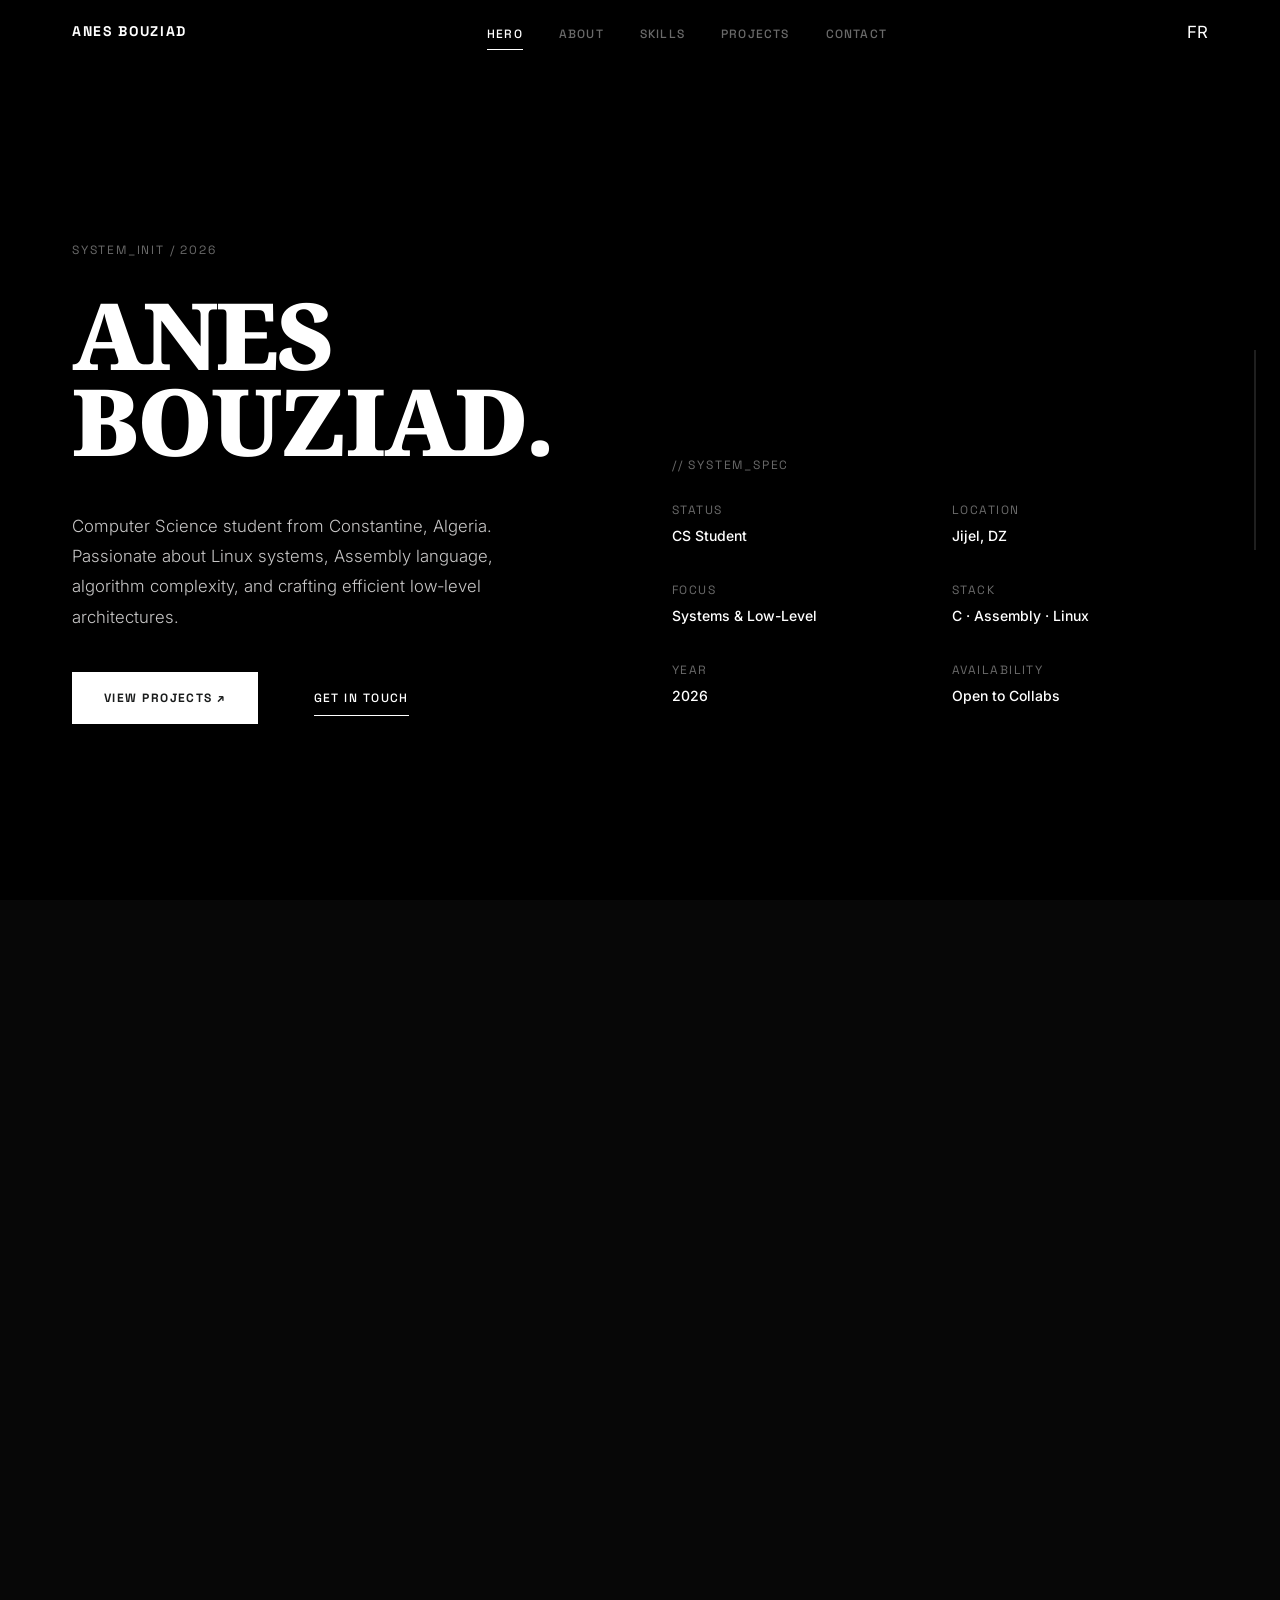
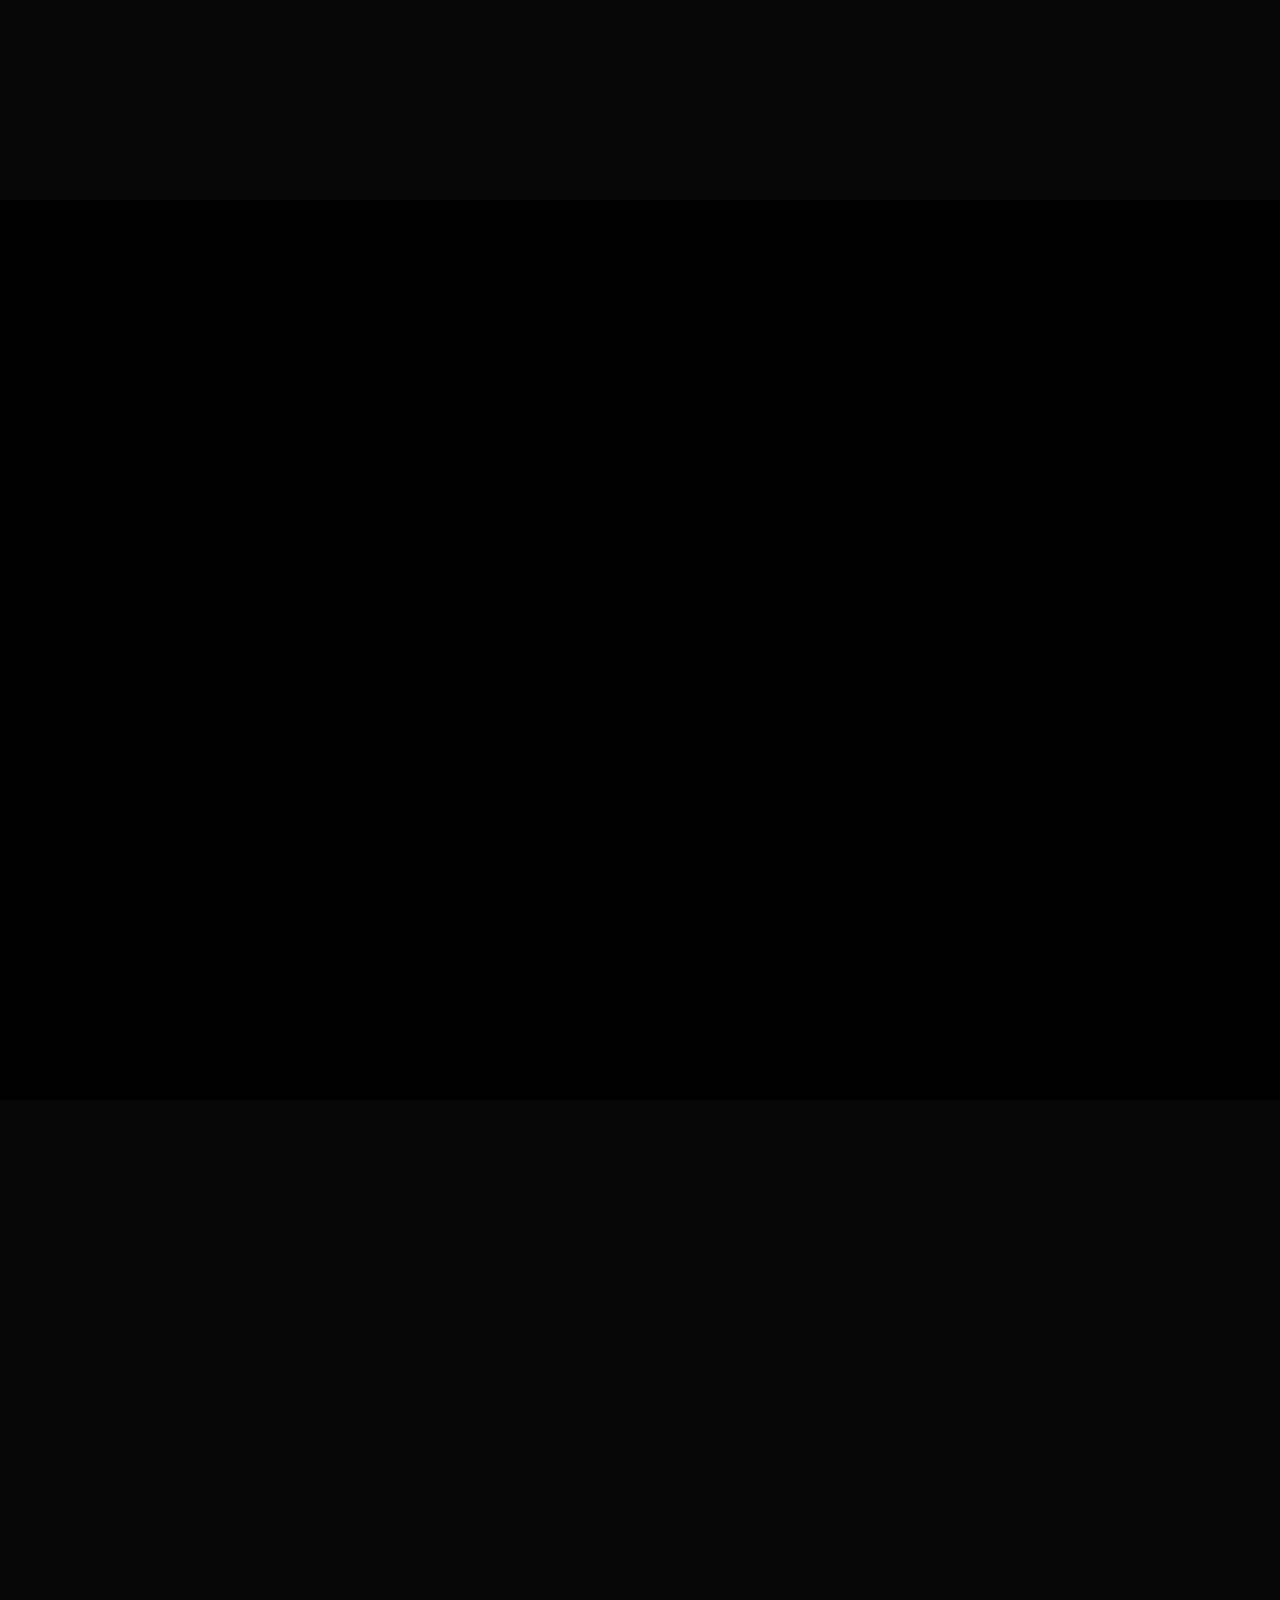
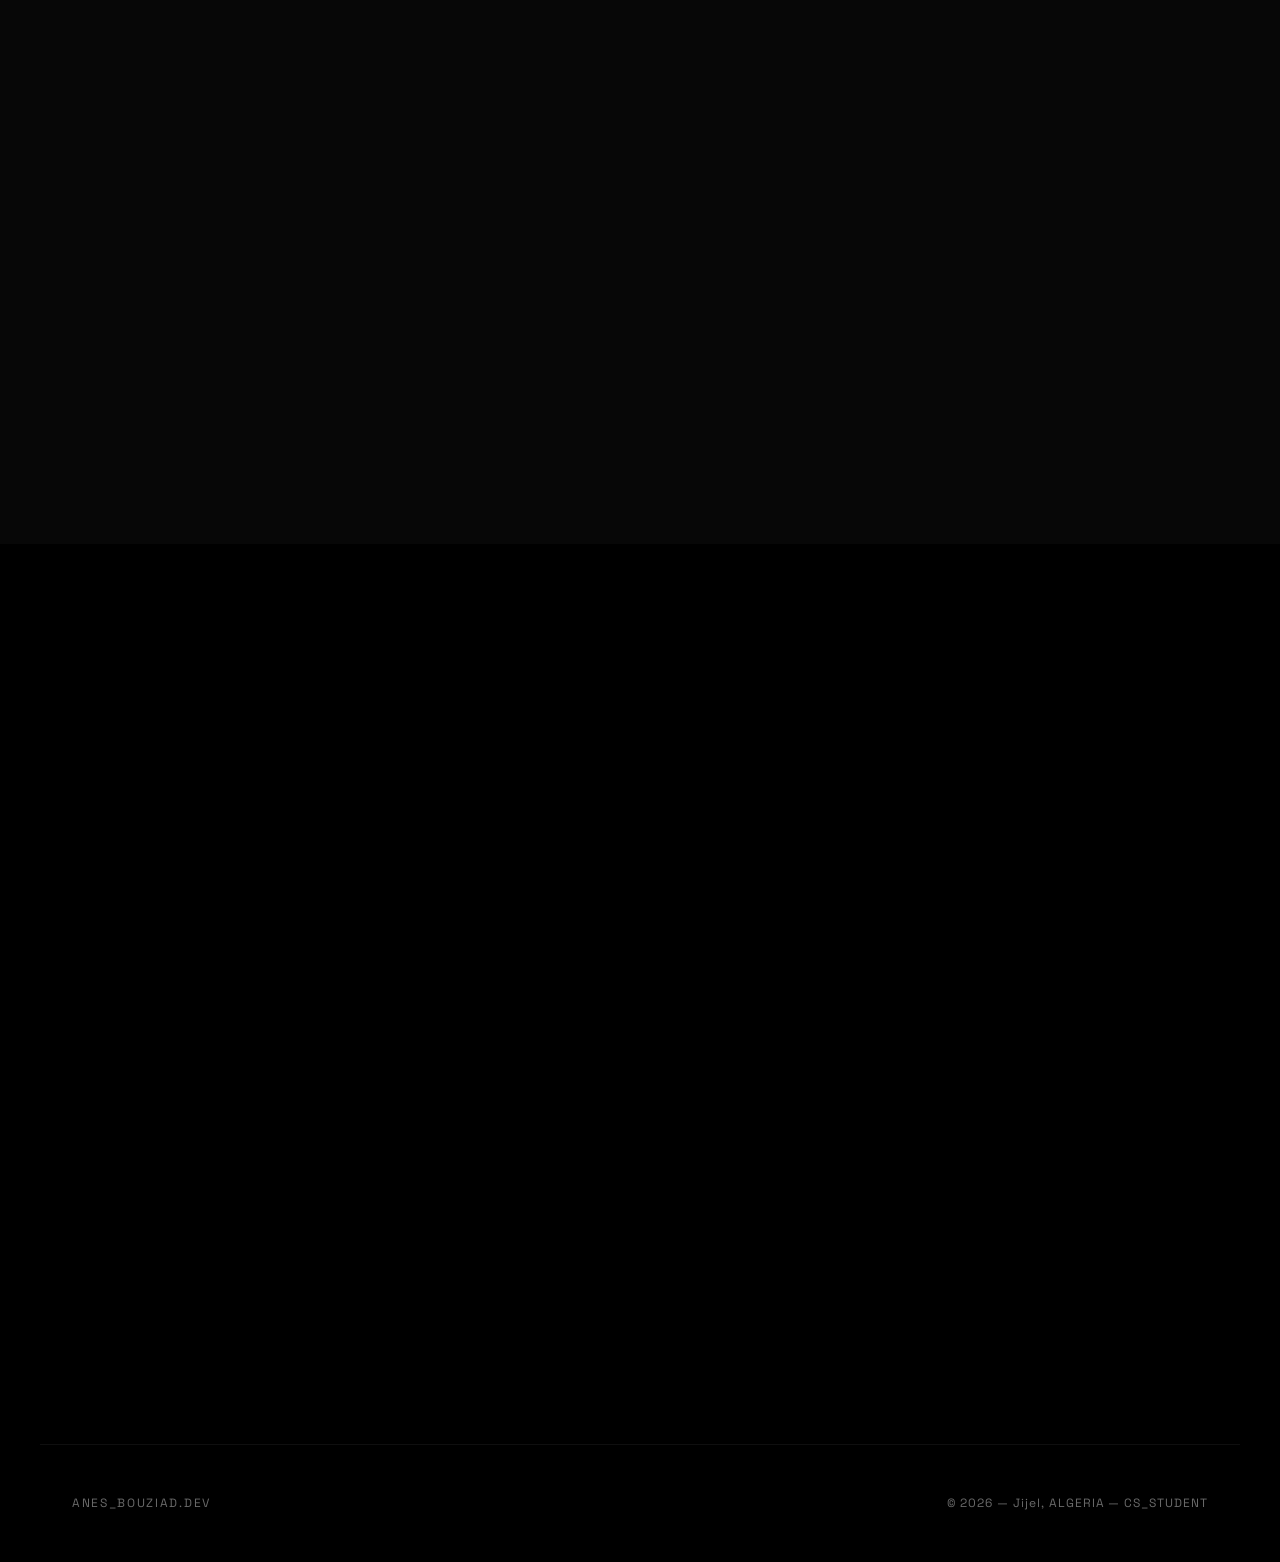
<file: index.html>
<!DOCTYPE html>
<html lang="en" data-theme="dark">
<head>
  <meta charset="UTF-8" />
  <meta name="viewport" content="width=device-width, initial-scale=1.0" />
  <title>Anes Bouziad — CS Student & Developer</title>

  <!-- Fonts: Noto Serif (display) + Space Grotesk (technical) + Inter (body) -->
  <link rel="preconnect" href="https://fonts.googleapis.com">
  <link rel="preconnect" href="https://fonts.gstatic.com" crossorigin>
  <link href="https://fonts.googleapis.com/css2?family=Noto+Serif:ital,wght@0,400;0,700;0,900;1,400&family=Space+Grotesk:wght@300;400;500;700&family=Inter:wght@300;400;500;600&display=swap" rel="stylesheet">
  <link rel="stylesheet" href="style.css">
</head>
<body>

  <!-- ============ NAVBAR ============ -->
  <nav class="nav" role="navigation" aria-label="Main navigation">
    <div class="nav__inner">

      <!-- Logo -->
      <a href="#home" class="nav__logo" aria-label="Go to top">ANES BOUZIAD</a>

      
      <!-- Desktop links -->
      <ul class="nav__links" role="list">
        <li><a href="#home" class="nav__link active" data-section="home" data-i18n="nav_home">Hero</a></li>
        <li><a href="#about" class="nav__link" data-section="about" data-i18n="nav_about">About</a></li>
        <li><a href="#skills" class="nav__link" data-section="skills" data-i18n="nav_skills">Skills</a></li>
        <li><a href="#projects" class="nav__link" data-section="projects" data-i18n="nav_projects">Projects</a></li>
        <li><a href="#contact" class="nav__link" data-section="contact" data-i18n="nav_contact">Contact</a></li>
        
      </ul>
      <button id="lang-toggle" class="nav__lang" type="button" aria-label="Switch language">FR</button>

      <!-- Hamburger -->
      <button class="nav__hamburger" aria-label="Toggle menu" id="hamburger">
        <span></span><span></span><span></span>
      </button>
    </div>
  </nav>

  <!-- Mobile overlay -->
  <div class="nav__overlay" id="mobileOverlay" aria-hidden="true">
  <a href="#home" class="nav__overlay-link" onclick="closeMenu()" data-i18n="nav_home">Home</a>
  <a href="#about" class="nav__overlay-link" onclick="closeMenu()" data-i18n="nav_about">About</a>
  <a href="#skills" class="nav__overlay-link" onclick="closeMenu()" data-i18n="nav_skills">Skills</a>
  <a href="#projects" class="nav__overlay-link" onclick="closeMenu()" data-i18n="nav_projects">Projects</a>
  <a href="#contact" class="nav__overlay-link" onclick="closeMenu()" data-i18n="nav_contact">Contact</a>
</div>

  <!-- Progress bar -->
  <div class="nav__progress" aria-hidden="true">
    <div class="nav__progress-fill" id="progressFill"></div>
  </div>

  <!-- ============ HERO ============ -->
  <section class="section" id="home" aria-label="Hero">
    <div class="container">
      <div class="hero__inner">

        <div class="hero__left fade-up">
          <p class="hero__sys" data-i18n="hero_sys">SYSTEM_INIT / 2026</p>
          <h1 class="hero__title" data-i18n="hero_title_html">ANES<br>BOUZIAD.</h1>
          <p class="hero__sub" data-i18n="hero_sub">
            Computer Science student from Constantine, Algeria. Passionate about
            Linux systems, Assembly language, algorithm complexity, and crafting
            efficient low-level architectures.
          </p>
          <div class="hero__cta">
            <a href="#projects" class="btn-primary" data-i18n="hero_projects">View Projects ↗</a>
            <a href="#contact" class="btn-ghost" data-i18n="hero_contact">Get In Touch</a>
          </div>
        </div>

        <div class="hero__right fade-up" style="transition-delay:180ms">
          <p class="hero__right-label" data-i18n="hero_spec">// SYSTEM_SPEC</p>
          <div class="hero__spec-grid">
            <div class="hero__spec-item">
              <p class="hero__spec-key" data-i18n="spec_status_key">STATUS</p>
              <p class="hero__spec-val" data-i18n="spec_status_val">CS Student</p>
            </div>
            <div class="hero__spec-item">
              <p class="hero__spec-key" data-i18n="spec_location_key">LOCATION</p>
              <p class="hero__spec-val" data-i18n="spec_location_val">Constantine, DZ</p>
            </div>
            <div class="hero__spec-item">
              <p class="hero__spec-key" data-i18n="spec_focus_key">FOCUS</p>
              <p class="hero__spec-val" data-i18n="spec_focus_val">Systems & Low-Level</p>
            </div>
            <div class="hero__spec-item">
              <p class="hero__spec-key" data-i18n="spec_stack_key">STACK</p>
              <p class="hero__spec-val" data-i18n="spec_stack_val">C · Assembly · Linux</p>
            </div>
            <div class="hero__spec-item">
              <p class="hero__spec-key" data-i18n="spec_year_key">YEAR</p>
              <p class="hero__spec-val" data-i18n="spec_year_val">2026</p>
            </div>
            <div class="hero__spec-item">
              <p class="hero__spec-key" data-i18n="spec_availability_key">AVAILABILITY</p>
              <p class="hero__spec-val" data-i18n="spec_availability_val">Open to Collabs</p>
            </div>
          </div>
        </div>

      </div>
    </div>
  </section>

  <!-- ============ ABOUT ============ -->
  <section class="section" id="about" aria-label="About">
    <div class="container">
      <p class="label fade-up" data-i18n="about_label">01 — ARCHITECT_PROFILE</p>
      <div class="about__grid">

        <div class="about__left fade-up" style="transition-delay:120ms">
          <h2 class="about__headline" data-i18n="about_headline_html">THE ENGINEER<br>BEHIND THE<br>STACK.</h2>
          <div class="about__stats">
            <div>
              <p class="about__stat-num">3+</p>
              <p class="about__stat-lbl" data-i18n="about_stat_1">Years Coding</p>
            </div>
            <div>
              <p class="about__stat-num">20+</p>
              <p class="about__stat-lbl" data-i18n="about_stat_2">Projects Built</p>
            </div>
            <div>
              <p class="about__stat-num">5+</p>
              <p class="about__stat-lbl" data-i18n="about_stat_3">Tech Stack</p>
            </div>
          </div>
        </div>

        <div class="about__right fade-up" style="transition-delay:240ms">
          <p class="about__body" data-i18n="about_body_1">
            I am a Computer Science student dedicated to building robust, efficient,
            and precise software systems. My approach favors structural clarity and
            technical rigor over fleeting trends — every line of code is a deliberate
            architectural decision.
          </p>
          <p class="about__body" data-i18n="about_body_2">
            From low-level Assembly routines and Linux kernel internals to algorithm
            complexity analysis and system optimization, I build software that performs
            under pressure and scales with intent.
          </p>

          <div class="about__fact-row">
            <div>
              <p class="about__fact-key" data-i18n="fact_uni_key">UNIVERSITY</p>
              <p class="about__fact-val" data-i18n="fact_uni_val_html">Computer Science,<br>Jijel , Algeria</p>
            </div>
            <div>
              <p class="about__fact-key" data-i18n="fact_interest_key">CORE INTERESTS</p>
              <p class="about__fact-val" data-i18n="fact_interest_val">Linux · Assembly · Algorithms · Hardware · System Optimization</p>
            </div>
            <div>
              <p class="about__fact-key" data-i18n="fact_lang_key">LANGUAGES</p>
              <p class="about__fact-val" data-i18n="fact_lang_val">C · JavaScript · Python · Assembly · Bash</p>
            </div>
            <div>
              <p class="about__fact-key" data-i18n="fact_philo_key">PHILOSOPHY</p>
              <p class="about__fact-val" data-i18n="fact_philo_val_html">Correctness first,<br>efficiency always.</p>
            </div>
          </div>
        </div>

      </div>
    </div>
  </section>

  <!-- ============ SKILLS ============ -->
  <section class="section" id="skills" aria-label="Skills">
    <div class="container">
      <p class="label fade-up" data-i18n="skills_label">02 — TECHNICAL_RIGOR</p>

      <div class="skills__header fade-up" style="transition-delay:100ms">
        <h2 class="skills__headline" data-i18n="skills_headline_html">TECHNICAL<br>RIGOR.</h2>
        <p class="skills__desc" data-i18n="skills_desc">
          A discipline-first skillset built on computer science fundamentals,
          low-level systems expertise, and a relentless drive to understand
          how machines truly work.
        </p>
      </div>

      <div class="skills__clusters fade-up" style="transition-delay:200ms">

        <div>
          <p class="skills__cluster-label" data-i18n="cluster_1">SYSTEMS_CLUSTER</p>
          <div class="skill-row" data-pct="92">
            <span class="skill-row__name">Linux</span>
            <div class="skill-row__bar"><div class="skill-row__fill"></div></div>
            <span class="skill-row__pct">92%</span>
          </div>
          <div class="skill-row" data-pct="87">
            <span class="skill-row__name" data-i18n="skill_asm">Assembly x86</span>
            <div class="skill-row__bar"><div class="skill-row__fill"></div></div>
            <span class="skill-row__pct">87%</span>
          </div>
          <div class="skill-row" data-pct="90">
            <span class="skill-row__name" data-i18n="skill_c">C Language</span>
            <div class="skill-row__bar"><div class="skill-row__fill"></div></div>
            <span class="skill-row__pct">90%</span>
          </div>
          <div class="skill-row" data-pct="85">
            <span class="skill-row__name" data-i18n="skill_sysprog">System Programming</span>
            <div class="skill-row__bar"><div class="skill-row__fill"></div></div>
            <span class="skill-row__pct">85%</span>
          </div>
          <div class="skill-row" data-pct="98">
            <span class="skill-row__name">JavaScript</span>
            <div class="skill-row__bar"><div class="skill-row__fill"></div></div>
            <span class="skill-row__pct">98%</span>
          </div>
        </div>

        <div>
          <p class="skills__cluster-label" data-i18n="cluster_2">SOFTWARE_CLUSTER</p>
          <div class="skill-row" data-pct="93">
            <span class="skill-row__name" data-i18n="skill_algo">Algorithm Analysis</span>
            <div class="skill-row__bar"><div class="skill-row__fill"></div></div>
            <span class="skill-row__pct">93%</span>
          </div>
          <div class="skill-row" data-pct="82">
            <span class="skill-row__name">Python</span>
            <div class="skill-row__bar"><div class="skill-row__fill"></div></div>
            <span class="skill-row__pct">82%</span>
          </div>
          <div class="skill-row" data-pct="78">
            <span class="skill-row__name">Docker</span>
            <div class="skill-row__bar"><div class="skill-row__fill"></div></div>
            <span class="skill-row__pct">78%</span>
          </div>
          <div class="skill-row" data-pct="90">
            <span class="skill-row__name" data-i18n="skill_git">Git / Version Control</span>
            <div class="skill-row__bar"><div class="skill-row__fill"></div></div>
            <span class="skill-row__pct">90%</span>
          </div>
        </div>

      </div>
    </div>
  </section>

  <!-- ============ PROJECTS ============ -->
  <section class="section" id="projects" aria-label="Projects">
    <div class="container">
      <p class="label fade-up" data-i18n="projects_label">03 — SELECTED_REPOS</p>

      <div class="projects__header fade-up" style="transition-delay:100ms">
        <h2 class="projects__headline" data-i18n="projects_headline">PROJECTS.</h2>
        <p class="projects__meta" data-i18n="projects_meta">SELECTED_REPOS / 04</p>
      </div>

      <div class="projects__grid fade-up" style="transition-delay:200ms">

        <div class="proj-card">
          <p class="proj-card__index">01 / APP</p>
          <h3 class="proj-card__title" data-i18n="proj1_title_html">PDF LINE<br>DETECTER</h3>
          <p class="proj-card__desc" data-i18n="proj1_desc">
            Custom App that detects lines in a PDF to help the reader to keep up wich line he stops reading and
            not loosing track.
          </p>
          <div class="proj-card__tags">
            <span class="proj-card__tag">JavaScript</span>
            <span class="proj-card__tag">React</span>
            <span class="proj-card__tag">liberaries</span>
          </div>
          <span class="proj-card__arrow">↗</span>
        </div>

        <div class="proj-card">
          <p class="proj-card__index">02 / WEB</p>
          <h3 class="proj-card__title" data-i18n="proj2_title_html">STORE<br>WEB</h3>
          <p class="proj-card__desc" data-i18n="proj2_desc">
            A full responsive redy to go store for any store with backend and costom interface from the admin page.
          </p>
          <div class="proj-card__tags">
            <span class="proj-card__tag">JAVASCRIPT</span>
            <span class="proj-card__tag">TYPesctipt</span>
            <span class="proj-card__tag">Nextjs</span>
            <span class="proj-card__tag">mysql</span>
          </div>
          <span class="proj-card__arrow">↗</span>
        </div>

        <div class="proj-card">
          <p class="proj-card__index">03 / WEB APP</p>
          <h3 class="proj-card__title" data-i18n="proj3_title_html">WPA APP<br>sotre</h3>
          <p class="proj-card__desc" data-i18n="proj3_desc">
            Interactive APP for small stores using small data bases with a backup backend
            to store the statistics of the store.
          </p>
          <div class="proj-card__tags">
            <span class="proj-card__tag">JAVASCRIPT</span>
            <span class="proj-card__tag">react</span>
            <span class="proj-card__tag">pwa tool</span>
          </div>
          <span class="proj-card__arrow">↗</span>
        </div>

        <div class="proj-card">
          <p class="proj-card__index">04 / LINUX_TOOLS</p>
          <h3 class="proj-card__title" data-i18n="proj4_title_html">SYSTEM<br>OPTIMIZER</h3>
          <p class="proj-card__desc" data-i18n="proj4_desc">
            CLI utility for Linux system profiling, automated
            cleaning, performance benchmarking, and reporting.
          </p>
          <div class="proj-card__tags">
            <span class="proj-card__tag">Bash</span>
            <span class="proj-card__tag">Python</span>
            <span class="proj-card__tag">Linux</span>
          </div>
          <span class="proj-card__arrow">↗</span>
        </div>

      </div>
    </div>
  </section>

  <!-- ============ CONTACT ============ -->
  <section class="section" id="contact" aria-label="Contact">
    <div class="container">
      <p class="label fade-up" data-i18n="contact_label">04 — INITIATE_CONTACT</p>

      <div class="contact__grid">

        <div class="fade-up" style="transition-delay:100ms">
          <h2 class="contact__headline" data-i18n="contact_headline_html">LET'S BUILD<br>SOMETHING<br>PRECISE.</h2>
          <p class="contact__sub" data-i18n="contact_sub">
            Available for academic collaborations, open-source
            contributions, and engineering projects that demand
            technical depth.
          </p>
          <div class="contact__links">
            <a href="mailto:anesbo2005@gmail.com" class="contact__link">
              <svg viewBox="0 0 24 24" fill="none" stroke="currentColor" stroke-width="1.5" aria-hidden="true"><path d="M4 4h16v16H4z"/><path d="M4 4l8 9 8-9"/></svg>
              <span data-i18n="contact_email">EMAIL</span>
            </a>
            <a href="https://github.com/anesbo" target="_blank" rel="noopener noreferrer" class="contact__link">
              <svg viewBox="0 0 24 24" fill="none" stroke="currentColor" stroke-width="1.5" aria-hidden="true"><path d="M9 19c-5 1.5-5-2.5-7-3m14 6v-3.87a3.37 3.37 0 0 0-.94-2.61c3.14-.35 6.44-1.54 6.44-7A5.44 5.44 0 0 0 20 4.77A5.07 5.07 0 0 0 19.91 1S18.73.65 16 2.48a13.38 13.38 0 0 0-7 0C6.27.65 5.09 1 5.09 1A5.07 5.07 0 0 0 5 4.77a5.44 5.44 0 0 0-1.5 3.78c0 5.42 3.3 6.61 6.44 7A3.37 3.37 0 0 0 9 18.13V22"/></svg>
              <span>GITHUB</span>
            </a>
          </div>
        </div>

        <form class="contact__form fade-up" style="transition-delay:200ms" onsubmit="handleSubmit(event)">
          <div class="contact__field">
            <label class="contact__label" for="name" data-i18n="form_name">SUBJECT_NAME</label>
            <input class="contact__input" type="text" id="name" name="name" placeholder="YOUR_NAME" data-i18n-placeholder="form_name_ph" autocomplete="name" />
          </div>
          <div class="contact__field">
            <label class="contact__label" for="email" data-i18n="form_email">ELECTRONIC_MAIL</label>
            <input class="contact__input" type="email" id="email" name="email" placeholder="YOUR@EMAIL.COM" data-i18n-placeholder="form_email_ph" autocomplete="email" />
          </div>
          <div class="contact__field">
            <label class="contact__label" for="message" data-i18n="form_message">MESSAGE_DETAILS</label>
            <textarea class="contact__textarea" id="message" name="message" placeholder="DESCRIBE_THE_WORK..." data-i18n-placeholder="form_message_ph"></textarea>
          </div>
          <div>
            <button type="submit" class="btn-primary" data-i18n="form_submit">SEND_MESSAGE →</button>
          </div>
        </form>

      </div>
    </div>
  </section>

  <!-- ============ FOOTER ============ -->
  <footer>
    <div class="footer">
      <p class="footer__logo">ANES_BOUZIAD.DEV</p>
      <p class="footer__copy" data-i18n="footer_copy">© 2026 — CONSTANTINE, ALGERIA — CS_STUDENT</p>
    </div>
  </footer>

  <script src="script.js"></script>
</body>
</html>
</file>
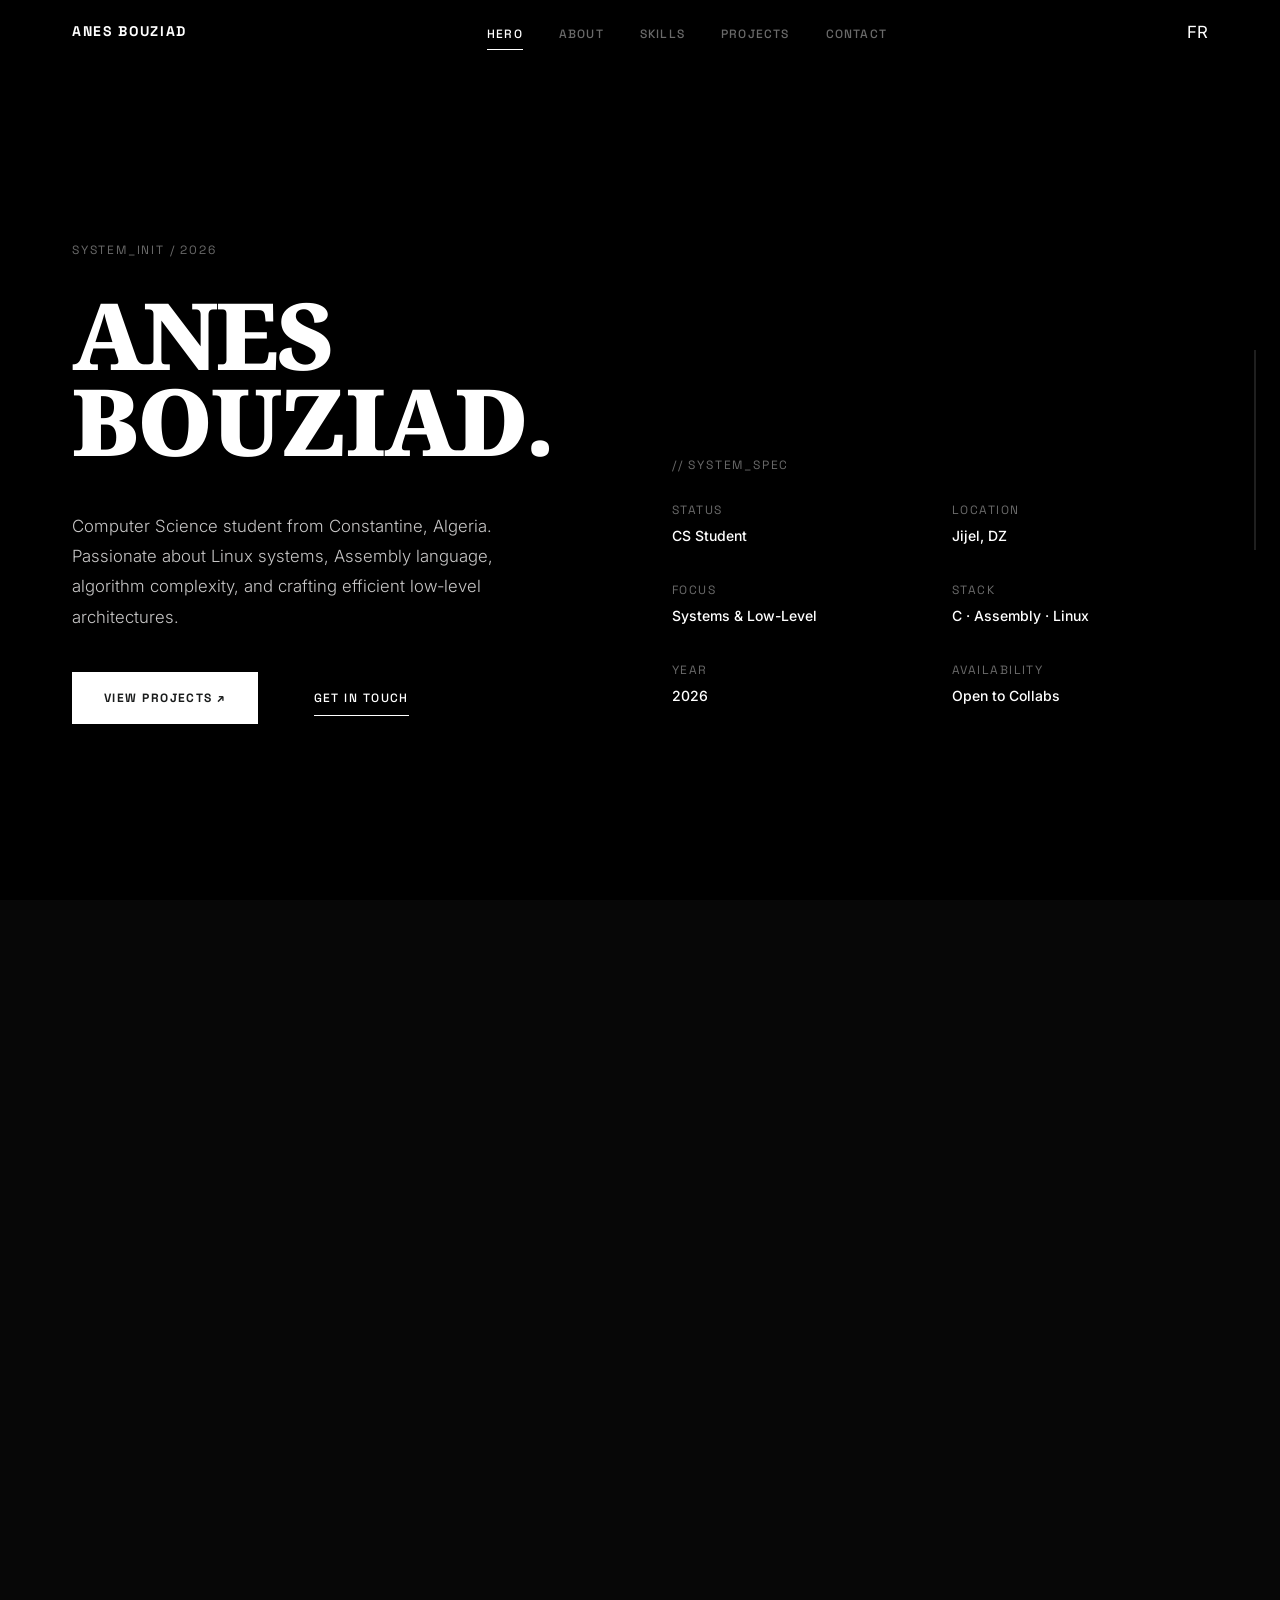
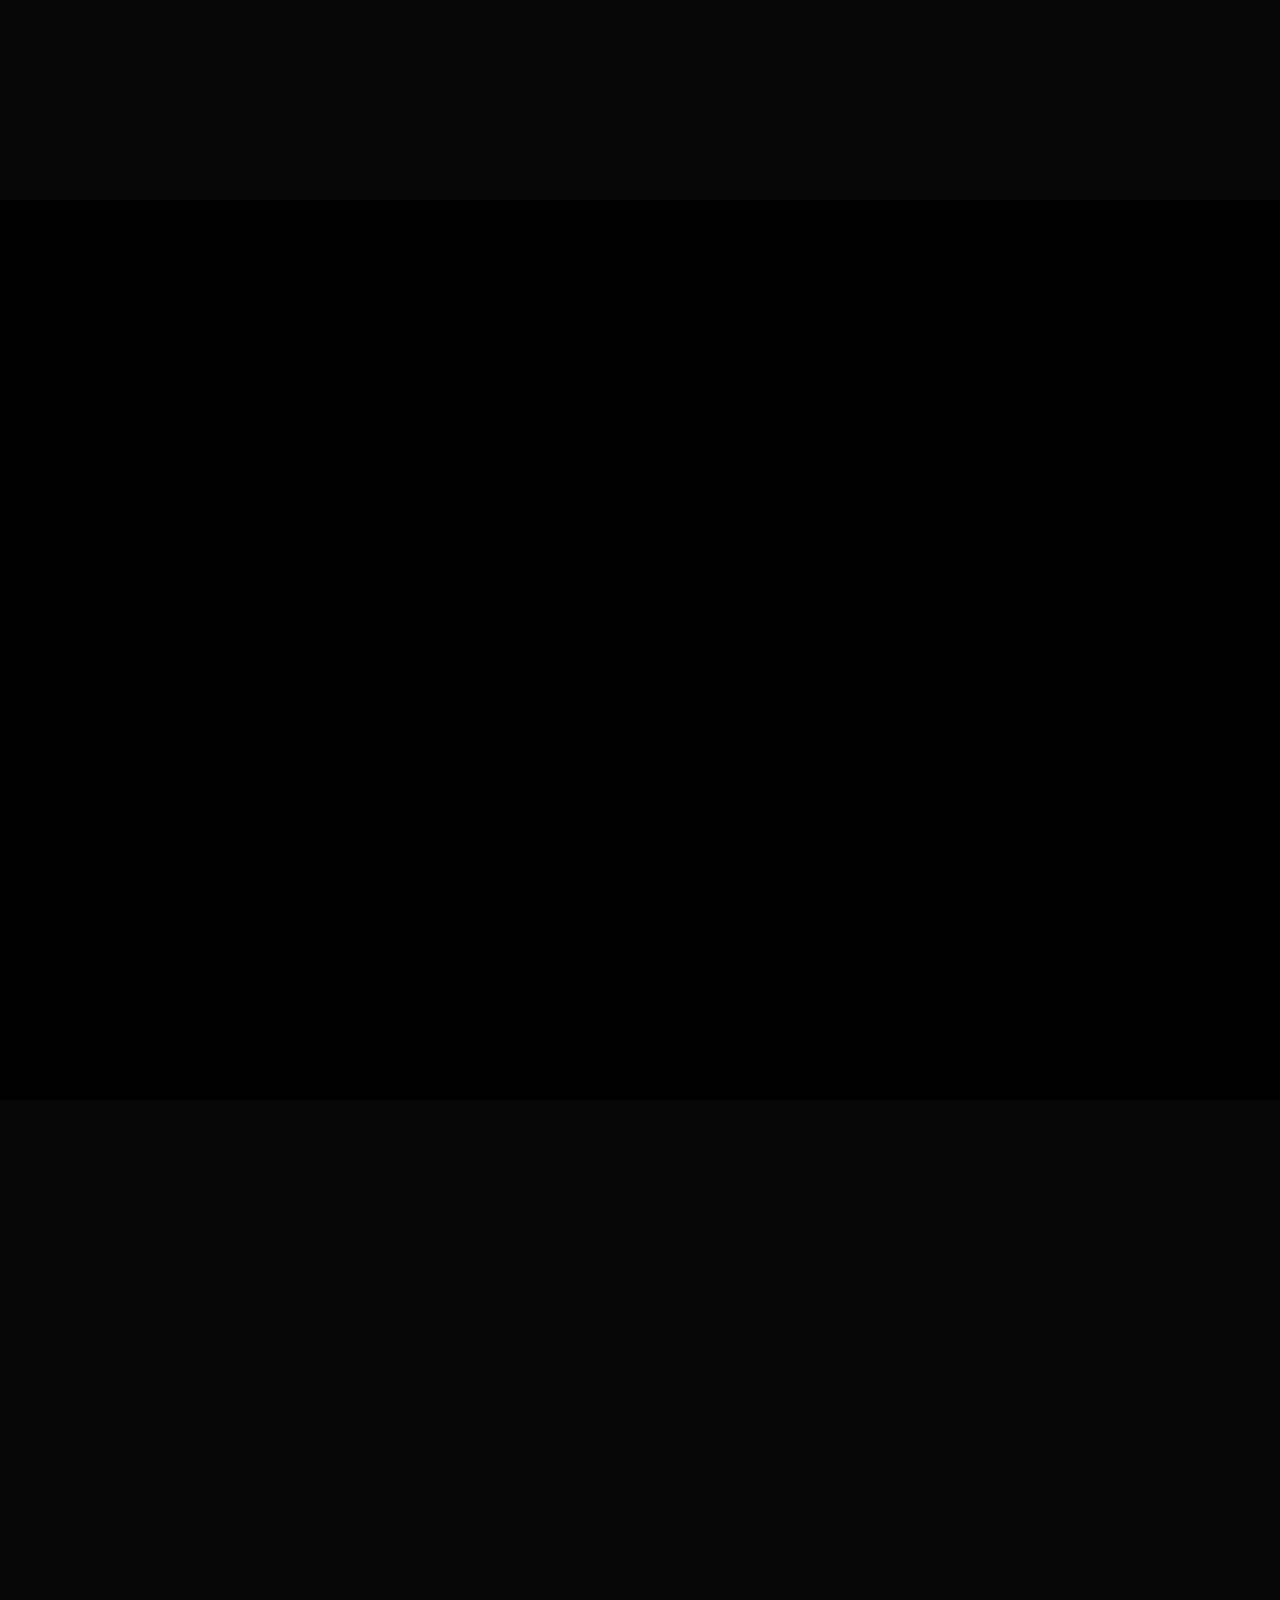
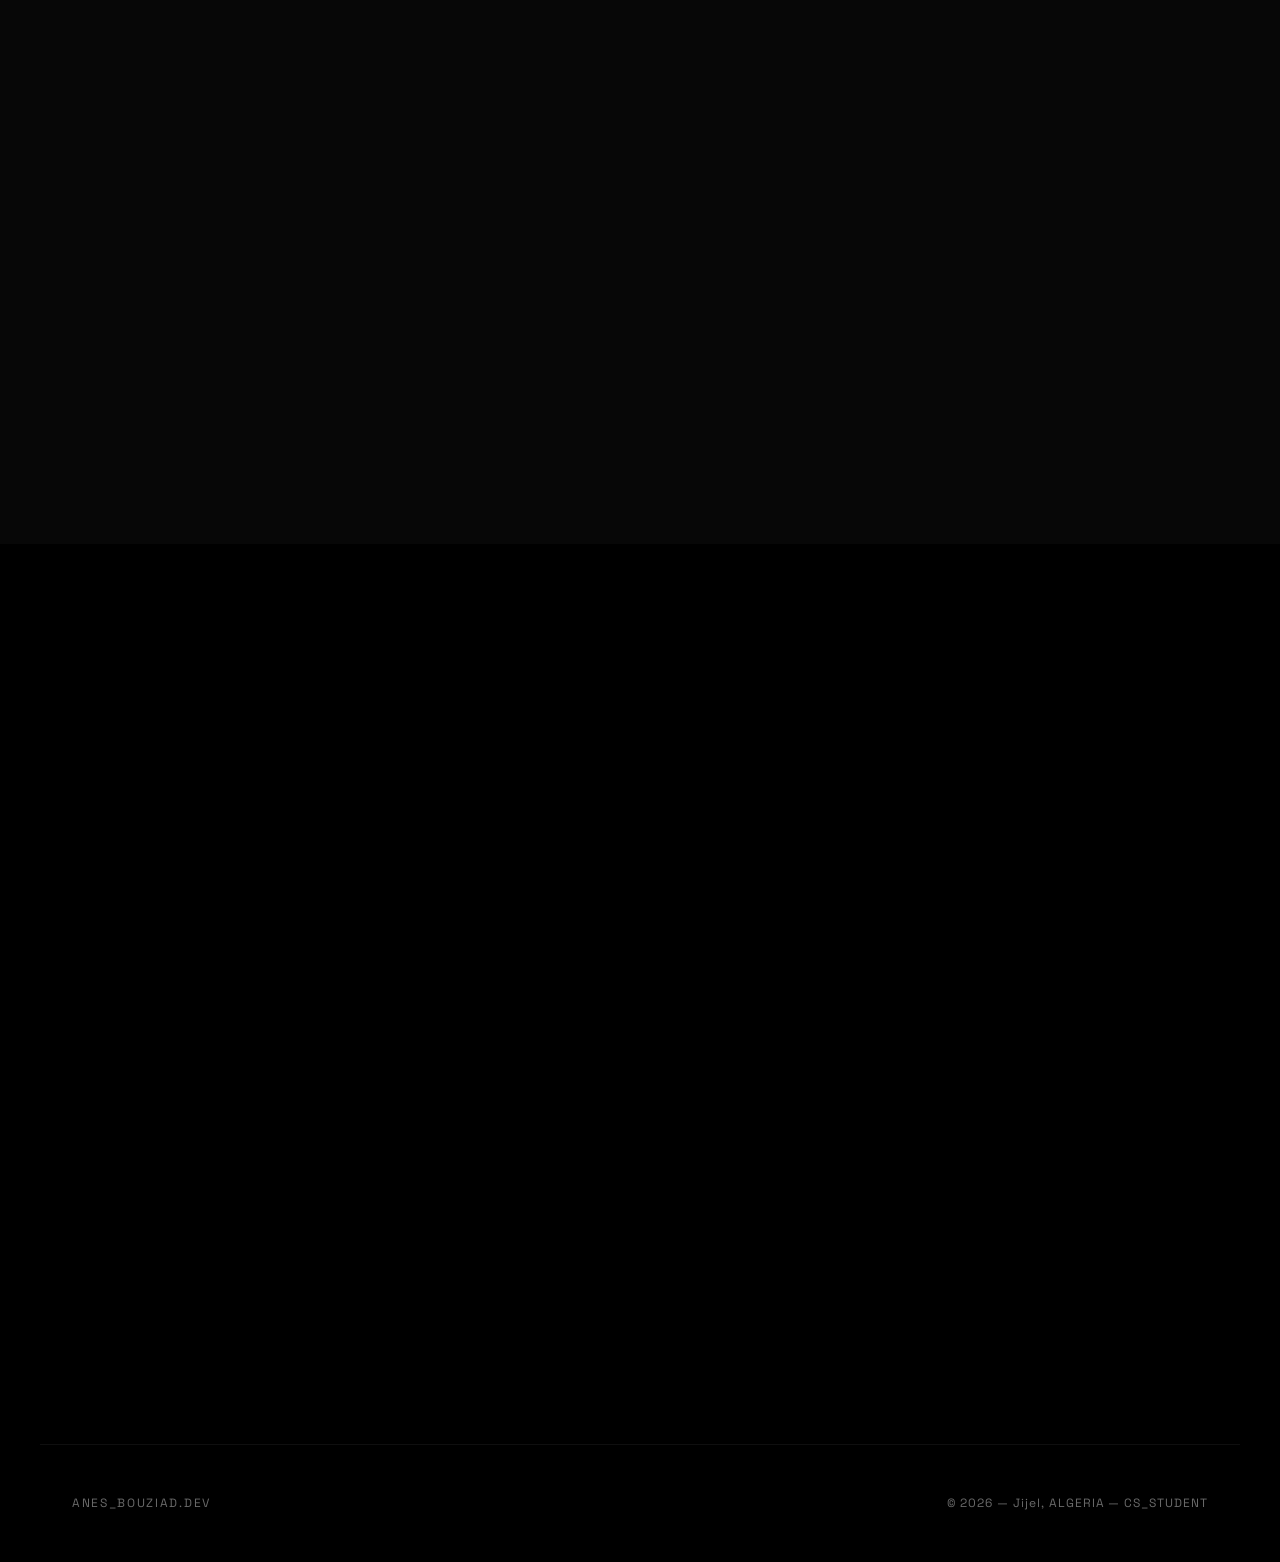
<file: portfolio.html>
<!DOCTYPE html>
<html lang="en" data-theme="dark">
<head>
  <meta charset="UTF-8" />
  <meta name="viewport" content="width=device-width, initial-scale=1.0" />
  <title>Anes Bouziad — CS Student & Developer</title>

  <!-- Fonts: Noto Serif (display) + Space Grotesk (technical) + Inter (body) -->
  <link rel="preconnect" href="https://fonts.googleapis.com">
  <link rel="preconnect" href="https://fonts.gstatic.com" crossorigin>
  <link href="https://fonts.googleapis.com/css2?family=Noto+Serif:ital,wght@0,400;0,700;0,900;1,400&family=Space+Grotesk:wght@300;400;500;700&family=Inter:wght@300;400;500;600&display=swap" rel="stylesheet">
  <link rel="stylesheet" href="style.css">
</head>
<body>

  <!-- ============ NAVBAR ============ -->
  <nav class="nav" role="navigation" aria-label="Main navigation">
    <div class="nav__inner">

      <!-- Logo -->
      <a href="#home" class="nav__logo" aria-label="Go to top">ANES BOUZIAD</a>

      <!-- Desktop links -->
      <ul class="nav__links" role="list">
        <li><a href="#home" class="nav__link active" data-section="home" data-i18n="nav_home">Hero</a></li>
        <li><a href="#about" class="nav__link" data-section="about" data-i18n="nav_about">About</a></li>
        <li><a href="#skills" class="nav__link" data-section="skills" data-i18n="nav_skills">Skills</a></li>
        <li><a href="#projects" class="nav__link" data-section="projects" data-i18n="nav_projects">Projects</a></li>
        <li><a href="#contact" class="nav__link" data-section="contact" data-i18n="nav_contact">Contact</a></li>
        
      </ul>
      <button id="lang-toggle" class="nav__lang" type="button" aria-label="Switch language">FR</button>

      <!-- Hamburger -->
      <button class="nav__hamburger" aria-label="Toggle menu" id="hamburger">
        <span></span><span></span><span></span>
      </button>
    </div>
  </nav>

  <!-- Mobile overlay -->
  <div class="nav__overlay" id="mobileOverlay" aria-hidden="true">
  <a href="#home" class="nav__overlay-link" onclick="closeMenu()" data-i18n="nav_home">Home</a>
  <a href="#about" class="nav__overlay-link" onclick="closeMenu()" data-i18n="nav_about">About</a>
  <a href="#skills" class="nav__overlay-link" onclick="closeMenu()" data-i18n="nav_skills">Skills</a>
  <a href="#projects" class="nav__overlay-link" onclick="closeMenu()" data-i18n="nav_projects">Projects</a>
  <a href="#contact" class="nav__overlay-link" onclick="closeMenu()" data-i18n="nav_contact">Contact</a>
</div>

  <!-- Progress bar -->
  <div class="nav__progress" aria-hidden="true">
    <div class="nav__progress-fill" id="progressFill"></div>
  </div>

  <!-- ============ HERO ============ -->
  <section class="section" id="home" aria-label="Hero">
    <div class="container">
      <div class="hero__inner">

        <div class="hero__left fade-up">
          <p class="hero__sys" data-i18n="hero_sys">SYSTEM_INIT / 2026</p>
          <h1 class="hero__title" data-i18n="hero_title_html">ANES<br>BOUZIAD.</h1>
          <p class="hero__sub" data-i18n="hero_sub">
            Computer Science student from Constantine, Algeria. Passionate about
            Linux systems, Assembly language, algorithm complexity, and crafting
            efficient low-level architectures.
          </p>
          <div class="hero__cta">
            <a href="#projects" class="btn-primary" data-i18n="hero_projects">View Projects ↗</a>
            <a href="#contact" class="btn-ghost" data-i18n="hero_contact">Get In Touch</a>
          </div>
        </div>

        <div class="hero__right fade-up" style="transition-delay:180ms">
          <p class="hero__right-label" data-i18n="hero_spec">// SYSTEM_SPEC</p>
          <div class="hero__spec-grid">
            <div class="hero__spec-item">
              <p class="hero__spec-key" data-i18n="spec_status_key">STATUS</p>
              <p class="hero__spec-val" data-i18n="spec_status_val">CS Student</p>
            </div>
            <div class="hero__spec-item">
              <p class="hero__spec-key" data-i18n="spec_location_key">LOCATION</p>
              <p class="hero__spec-val" data-i18n="spec_location_val">Constantine, DZ</p>
            </div>
            <div class="hero__spec-item">
              <p class="hero__spec-key" data-i18n="spec_focus_key">FOCUS</p>
              <p class="hero__spec-val" data-i18n="spec_focus_val">Systems & Low-Level</p>
            </div>
            <div class="hero__spec-item">
              <p class="hero__spec-key" data-i18n="spec_stack_key">STACK</p>
              <p class="hero__spec-val" data-i18n="spec_stack_val">C · Assembly · Linux</p>
            </div>
            <div class="hero__spec-item">
              <p class="hero__spec-key" data-i18n="spec_year_key">YEAR</p>
              <p class="hero__spec-val" data-i18n="spec_year_val">2026</p>
            </div>
            <div class="hero__spec-item">
              <p class="hero__spec-key" data-i18n="spec_availability_key">AVAILABILITY</p>
              <p class="hero__spec-val" data-i18n="spec_availability_val">Open to Collabs</p>
            </div>
          </div>
        </div>

      </div>
    </div>
  </section>

  <!-- ============ ABOUT ============ -->
  <section class="section" id="about" aria-label="About">
    <div class="container">
      <p class="label fade-up" data-i18n="about_label">01 — ARCHITECT_PROFILE</p>
      <div class="about__grid">

        <div class="about__left fade-up" style="transition-delay:120ms">
          <h2 class="about__headline" data-i18n="about_headline_html">THE ENGINEER<br>BEHIND THE<br>STACK.</h2>
          <div class="about__stats">
            <div>
              <p class="about__stat-num">3+</p>
              <p class="about__stat-lbl" data-i18n="about_stat_1">Years Coding</p>
            </div>
            <div>
              <p class="about__stat-num">20+</p>
              <p class="about__stat-lbl" data-i18n="about_stat_2">Projects Built</p>
            </div>
            <div>
              <p class="about__stat-num">5+</p>
              <p class="about__stat-lbl" data-i18n="about_stat_3">Tech Stack</p>
            </div>
          </div>
        </div>

        <div class="about__right fade-up" style="transition-delay:240ms">
          <p class="about__body" data-i18n="about_body_1">
            I am a Computer Science student dedicated to building robust, efficient,
            and precise software systems. My approach favors structural clarity and
            technical rigor over fleeting trends — every line of code is a deliberate
            architectural decision.
          </p>
          <p class="about__body" data-i18n="about_body_2">
            From low-level Assembly routines and Linux kernel internals to algorithm
            complexity analysis and system optimization, I build software that performs
            under pressure and scales with intent.
          </p>

          <div class="about__fact-row">
            <div>
              <p class="about__fact-key" data-i18n="fact_uni_key">UNIVERSITY</p>
              <p class="about__fact-val" data-i18n="fact_uni_val_html">Computer Science,<br>Jijel , Algeria</p>
            </div>
            <div>
              <p class="about__fact-key" data-i18n="fact_interest_key">CORE INTERESTS</p>
              <p class="about__fact-val" data-i18n="fact_interest_val">Linux · Assembly · Algorithms · Hardware · System Optimization</p>
            </div>
            <div>
              <p class="about__fact-key" data-i18n="fact_lang_key">LANGUAGES</p>
              <p class="about__fact-val" data-i18n="fact_lang_val">C · JavaScript · Python · Assembly · Bash</p>
            </div>
            <div>
              <p class="about__fact-key" data-i18n="fact_philo_key">PHILOSOPHY</p>
              <p class="about__fact-val" data-i18n="fact_philo_val_html">Correctness first,<br>efficiency always.</p>
            </div>
          </div>
        </div>

      </div>
    </div>
  </section>

  <!-- ============ SKILLS ============ -->
  <section class="section" id="skills" aria-label="Skills">
    <div class="container">
      <p class="label fade-up" data-i18n="skills_label">02 — TECHNICAL_RIGOR</p>

      <div class="skills__header fade-up" style="transition-delay:100ms">
        <h2 class="skills__headline" data-i18n="skills_headline_html">TECHNICAL<br>RIGOR.</h2>
        <p class="skills__desc" data-i18n="skills_desc">
          A discipline-first skillset built on computer science fundamentals,
          low-level systems expertise, and a relentless drive to understand
          how machines truly work.
        </p>
      </div>

      <div class="skills__clusters fade-up" style="transition-delay:200ms">

        <div>
          <p class="skills__cluster-label" data-i18n="cluster_1">SYSTEMS_CLUSTER</p>
          <div class="skill-row" data-pct="92">
            <span class="skill-row__name">Linux</span>
            <div class="skill-row__bar"><div class="skill-row__fill"></div></div>
            <span class="skill-row__pct">92%</span>
          </div>
          <div class="skill-row" data-pct="87">
            <span class="skill-row__name" data-i18n="skill_asm">Assembly x86</span>
            <div class="skill-row__bar"><div class="skill-row__fill"></div></div>
            <span class="skill-row__pct">87%</span>
          </div>
          <div class="skill-row" data-pct="90">
            <span class="skill-row__name" data-i18n="skill_c">C Language</span>
            <div class="skill-row__bar"><div class="skill-row__fill"></div></div>
            <span class="skill-row__pct">90%</span>
          </div>
          <div class="skill-row" data-pct="85">
            <span class="skill-row__name" data-i18n="skill_sysprog">System Programming</span>
            <div class="skill-row__bar"><div class="skill-row__fill"></div></div>
            <span class="skill-row__pct">85%</span>
          </div>
          <div class="skill-row" data-pct="98">
            <span class="skill-row__name">JavaScript</span>
            <div class="skill-row__bar"><div class="skill-row__fill"></div></div>
            <span class="skill-row__pct">98%</span>
          </div>
        </div>

        <div>
          <p class="skills__cluster-label" data-i18n="cluster_2">SOFTWARE_CLUSTER</p>
          <div class="skill-row" data-pct="93">
            <span class="skill-row__name" data-i18n="skill_algo">Algorithm Analysis</span>
            <div class="skill-row__bar"><div class="skill-row__fill"></div></div>
            <span class="skill-row__pct">93%</span>
          </div>
          <div class="skill-row" data-pct="82">
            <span class="skill-row__name">Python</span>
            <div class="skill-row__bar"><div class="skill-row__fill"></div></div>
            <span class="skill-row__pct">82%</span>
          </div>
          <div class="skill-row" data-pct="78">
            <span class="skill-row__name">Docker</span>
            <div class="skill-row__bar"><div class="skill-row__fill"></div></div>
            <span class="skill-row__pct">78%</span>
          </div>
          <div class="skill-row" data-pct="90">
            <span class="skill-row__name" data-i18n="skill_git">Git / Version Control</span>
            <div class="skill-row__bar"><div class="skill-row__fill"></div></div>
            <span class="skill-row__pct">90%</span>
          </div>
        </div>

      </div>
    </div>
  </section>

  <!-- ============ PROJECTS ============ -->
  <section class="section" id="projects" aria-label="Projects">
    <div class="container">
      <p class="label fade-up" data-i18n="projects_label">03 — SELECTED_REPOS</p>

      <div class="projects__header fade-up" style="transition-delay:100ms">
        <h2 class="projects__headline" data-i18n="projects_headline">PROJECTS.</h2>
        <p class="projects__meta" data-i18n="projects_meta">SELECTED_REPOS / 04</p>
      </div>

      <div class="projects__grid fade-up" style="transition-delay:200ms">

        <div class="proj-card">
          <p class="proj-card__index">01 / APP</p>
          <h3 class="proj-card__title" data-i18n="proj1_title_html">PDF LINE<br>DETECTER</h3>
          <p class="proj-card__desc" data-i18n="proj1_desc">
            Custom App that detects lines in a PDF to help the reader to keep up wich line he stops reading and
            not loosing track.
          </p>
          <div class="proj-card__tags">
            <span class="proj-card__tag">JavaScript</span>
            <span class="proj-card__tag">React</span>
            <span class="proj-card__tag">liberaries</span>
          </div>
          <span class="proj-card__arrow">↗</span>
        </div>

        <div class="proj-card">
          <p class="proj-card__index">02 / WEB</p>
          <h3 class="proj-card__title" data-i18n="proj2_title_html">STORE<br>WEB</h3>
          <p class="proj-card__desc" data-i18n="proj2_desc">
            A full responsive redy to go store for any store with backend and costom interface from the admin page.
          </p>
          <div class="proj-card__tags">
            <span class="proj-card__tag">JAVASCRIPT</span>
            <span class="proj-card__tag">TYPesctipt</span>
            <span class="proj-card__tag">Nextjs</span>
            <span class="proj-card__tag">mysql</span>
          </div>
          <span class="proj-card__arrow">↗</span>
        </div>

        <div class="proj-card">
          <p class="proj-card__index">03 / WEB APP</p>
          <h3 class="proj-card__title" data-i18n="proj3_title_html">WPA APP<br>sotre</h3>
          <p class="proj-card__desc" data-i18n="proj3_desc">
            Interactive APP for small stores using small data bases with a backup backend
            to store the statistics of the store.
          </p>
          <div class="proj-card__tags">
            <span class="proj-card__tag">JAVASCRIPT</span>
            <span class="proj-card__tag">react</span>
            <span class="proj-card__tag">pwa tool</span>
          </div>
          <span class="proj-card__arrow">↗</span>
        </div>

        <div class="proj-card">
          <p class="proj-card__index">04 / LINUX_TOOLS</p>
          <h3 class="proj-card__title" data-i18n="proj4_title_html">SYSTEM<br>OPTIMIZER</h3>
          <p class="proj-card__desc" data-i18n="proj4_desc">
            CLI utility for Linux system profiling, automated
            cleaning, performance benchmarking, and reporting.
          </p>
          <div class="proj-card__tags">
            <span class="proj-card__tag">Bash</span>
            <span class="proj-card__tag">Python</span>
            <span class="proj-card__tag">Linux</span>
          </div>
          <span class="proj-card__arrow">↗</span>
        </div>

      </div>
    </div>
  </section>

  <!-- ============ CONTACT ============ -->
  <section class="section" id="contact" aria-label="Contact">
    <div class="container">
      <p class="label fade-up" data-i18n="contact_label">04 — INITIATE_CONTACT</p>

      <div class="contact__grid">

        <div class="fade-up" style="transition-delay:100ms">
          <h2 class="contact__headline" data-i18n="contact_headline_html">LET'S BUILD<br>SOMETHING<br>PRECISE.</h2>
          <p class="contact__sub" data-i18n="contact_sub">
            Available for academic collaborations, open-source
            contributions, and engineering projects that demand
            technical depth.
          </p>
          <div class="contact__links">
            <a href="mailto:anesbo2005@gmail.com" class="contact__link">
              <svg viewBox="0 0 24 24" fill="none" stroke="currentColor" stroke-width="1.5" aria-hidden="true"><path d="M4 4h16v16H4z"/><path d="M4 4l8 9 8-9"/></svg>
              <span data-i18n="contact_email">EMAIL</span>
            </a>
            <a href="https://github.com/anesbo" target="_blank" rel="noopener noreferrer" class="contact__link">
              <svg viewBox="0 0 24 24" fill="none" stroke="currentColor" stroke-width="1.5" aria-hidden="true"><path d="M9 19c-5 1.5-5-2.5-7-3m14 6v-3.87a3.37 3.37 0 0 0-.94-2.61c3.14-.35 6.44-1.54 6.44-7A5.44 5.44 0 0 0 20 4.77A5.07 5.07 0 0 0 19.91 1S18.73.65 16 2.48a13.38 13.38 0 0 0-7 0C6.27.65 5.09 1 5.09 1A5.07 5.07 0 0 0 5 4.77a5.44 5.44 0 0 0-1.5 3.78c0 5.42 3.3 6.61 6.44 7A3.37 3.37 0 0 0 9 18.13V22"/></svg>
              <span>GITHUB</span>
            </a>
          </div>
        </div>

        <form class="contact__form fade-up" style="transition-delay:200ms" onsubmit="handleSubmit(event)">
          <div class="contact__field">
            <label class="contact__label" for="name" data-i18n="form_name">SUBJECT_NAME</label>
            <input class="contact__input" type="text" id="name" name="name" placeholder="YOUR_NAME" data-i18n-placeholder="form_name_ph" autocomplete="name" />
          </div>
          <div class="contact__field">
            <label class="contact__label" for="email" data-i18n="form_email">ELECTRONIC_MAIL</label>
            <input class="contact__input" type="email" id="email" name="email" placeholder="YOUR@EMAIL.COM" data-i18n-placeholder="form_email_ph" autocomplete="email" />
          </div>
          <div class="contact__field">
            <label class="contact__label" for="message" data-i18n="form_message">MESSAGE_DETAILS</label>
            <textarea class="contact__textarea" id="message" name="message" placeholder="DESCRIBE_THE_WORK..." data-i18n-placeholder="form_message_ph"></textarea>
          </div>
          <div>
            <button type="submit" class="btn-primary" data-i18n="form_submit">SEND_MESSAGE →</button>
          </div>
        </form>

      </div>
    </div>
  </section>

  <!-- ============ FOOTER ============ -->
  <footer>
    <div class="footer">
      <p class="footer__logo">ANES_BOUZIAD.DEV</p>
      <p class="footer__copy" data-i18n="footer_copy">© 2026 — CONSTANTINE, ALGERIA — CS_STUDENT</p>
    </div>
  </footer>

  <script src="script.js"></script>
</body>
</html>
</file>
<file: style.css>
/* =========================================================
       ART DIRECTION: The Dark Monolith
       Palette: absolute black bg, pure white primary, deep surface layers
       Typography: Noto Serif (display 24px+) + Space Grotesk (technical) + Inter (body)
       Density: spacious — editorial authority, negative space as structure
       ========================================================= */

    /* ---- DESIGN TOKENS ---- */
    :root {
      --bg:          #000000;
      --surface-0:   #070707;
      --surface-1:   #0f0f0f;
      --surface-2:   #1f1f1f;
      --surface-3:   #303030;

      --text:        #ffffff;
      --text-muted:  #c7c6c6;
      --text-faint:  #6a6a6a;

      --font-display: 'Noto Serif', Georgia, serif;
      --font-tech:    'Space Grotesk', monospace;
      --font-body:    'Inter', sans-serif;

      /* Type scale */
      --text-xs:   clamp(0.65rem, 0.6rem + 0.25vw, 0.75rem);
      --text-sm:   clamp(0.8rem,  0.75rem + 0.25vw, 0.875rem);
      --text-base: clamp(0.95rem, 0.9rem  + 0.25vw, 1.05rem);
      --text-lg:   clamp(1.1rem,  1rem    + 0.5vw,  1.35rem);
      --text-xl:   clamp(1.5rem,  1.2rem  + 1.5vw,  2.2rem);
      --text-2xl:  clamp(2rem,    1rem    + 3vw,     3.5rem);
      --text-hero: clamp(3rem,    1rem    + 6vw,     7rem);

      /* Spacing */
      --sp-1: 0.25rem; --sp-2: 0.5rem;  --sp-3: 0.75rem; --sp-4: 1rem;
      --sp-5: 1.25rem; --sp-6: 1.5rem;  --sp-8: 2rem;    --sp-10: 2.5rem;
      --sp-12: 3rem;   --sp-16: 4rem;   --sp-20: 5rem;   --sp-24: 6rem;
      --sp-32: 8rem;

      --nav-h: 64px;
      --content-default: 1200px;
    }

    /* ---- BASE RESET ---- */
    *, *::before, *::after { box-sizing: border-box; margin: 0; padding: 0; }

    html {
      scroll-behavior: smooth;
      scroll-padding-top: var(--nav-h);
      -webkit-font-smoothing: antialiased;
      scrollbar-width: none;
    }
    html::-webkit-scrollbar { display: none; }

    body {
      font-family: var(--font-body);
      font-size: var(--text-base);
      color: var(--text);
      background: var(--bg);
      line-height: 1.7;
      overflow-x: hidden;
    }

    img, svg { display: block; max-width: 100%; }
    button { cursor: pointer; background: none; border: none; font: inherit; color: inherit; }
    a { color: inherit; text-decoration: none; }

    /* =========================================================
       NAVBAR
       ========================================================= */
    .nav {
      position: fixed;
      top: 0; left: 0; right: 0;
      z-index: 1000;
      height: var(--nav-h);
      background: rgba(0,0,0,0.88);
      backdrop-filter: blur(24px);
      -webkit-backdrop-filter: blur(24px);
    }

    .nav__inner {
      max-width: var(--content-default);
      margin: 0 auto;
      height: 100%;
      padding: 0 var(--sp-8);
      display: flex;
      align-items: center;
      justify-content: space-between;
    }

    .nav__logo {
      font-family: var(--font-tech);
      font-size: var(--text-sm);
      font-weight: 700;
      letter-spacing: 0.12em;
      text-transform: uppercase;
      color: var(--text);
    }

    .nav__links {
      display: flex;
      list-style: none;
      gap: var(--sp-1);
    }

    .nav__link {
      font-family: var(--font-tech);
      font-size: var(--text-xs);
      font-weight: 500;
      letter-spacing: 0.1em;
      text-transform: uppercase;
      color: var(--text-faint);
      padding: var(--sp-2) var(--sp-4);
      transition: color 200ms ease;
      position: relative;
    }

    .nav__link::after {
      content: '';
      position: absolute;
      bottom: 0; left: var(--sp-4); right: var(--sp-4);
      height: 1px;
      background: var(--text);
      transform: scaleX(0);
      transform-origin: left;
      transition: transform 300ms cubic-bezier(0.16,1,0.3,1);
    }

    .nav__link:hover,
    .nav__link.active {
      color: var(--text);
    }
    .nav__link.active::after,
    .nav__link:hover::after {
      transform: scaleX(1);
    }

    /* Hamburger */
    .nav__hamburger {
      display: none;
      flex-direction: column;
      gap: 5px;
      width: 28px;
      padding: 4px 0;
    }
    .nav__hamburger span {
      display: block;
      width: 100%;
      height: 1px;
      background: var(--text);
      transition: all 300ms ease;
    }
    .nav__hamburger.open span:nth-child(1) { transform: translateY(6px) rotate(45deg); }
    .nav__hamburger.open span:nth-child(2) { opacity: 0; }
    .nav__hamburger.open span:nth-child(3) { transform: translateY(-6px) rotate(-45deg); }

    /* Mobile overlay */
    .nav__overlay-lang {
  font-family: var(--font-tech);
  font-size: var(--text-sm);
  letter-spacing: 0.18em;
  text-transform: uppercase;
  color: var(--text);
  border: 1px solid var(--line-strong);
  padding: 0.9rem 1.2rem;
  background: transparent;
  transition: opacity 200ms ease, border-color 200ms ease;
}

.nav__overlay-lang:hover {
  opacity: 0.8;
}
    .nav__overlay {
  display: flex;
  position: fixed;
  inset: 0;
  top: var(--nav-h);
  background: #000;
  z-index: 999;
  flex-direction: column;
  align-items: center;
  justify-content: center;
  gap: var(--sp-8);
  opacity: 0;
  pointer-events: none;
  visibility: hidden;
  transition: opacity 300ms ease;
}

.nav__overlay.open {
  opacity: 1;
  pointer-events: all;
  visibility: visible;
}
    .nav__overlay-link {
      font-family: var(--font-display);
      font-size: var(--text-2xl);
      font-weight: 700;
      color: var(--text-faint);
      transition: color 200ms ease;
    }
    .nav__overlay-link:hover { color: var(--text); }

    /* Progress bar */
    .nav__progress {
      position: fixed;
      right: var(--sp-6);
      top: 50%;
      transform: translateY(-50%);
      width: 2px;
      height: 200px;
      background: var(--surface-2);
      z-index: 900;
    }
    .nav__progress-fill {
      width: 100%;
      height: 0%;
      background: var(--text);
      transition: height 200ms ease;
    }

    /* =========================================================
       SECTIONS — SHARED
       ========================================================= */
    .section {
      min-height: 100vh;
      display: flex;
      align-items: flex-start;
      padding-top: calc(var(--nav-h) + var(--sp-20));
      padding-bottom: var(--sp-20);
    }

    .container {
      max-width: var(--content-default);
      width: 100%;
      margin: 0 auto;
      padding: 0 var(--sp-8);
    }

    .label {
      font-family: var(--font-tech);
      font-size: var(--text-xs);
      font-weight: 500;
      letter-spacing: 0.18em;
      text-transform: uppercase;
      color: var(--text-faint);
      margin-bottom: var(--sp-6);
      display: flex;
      align-items: center;
      gap: var(--sp-3);
    }
    .label::before {
      content: '';
      display: block;
      width: 24px;
      height: 1px;
      background: var(--text-faint);
    }

    /* =========================================================
       SECTION: HERO
       ========================================================= */
    #home {
      align-items: center;
      background: var(--bg);
      position: relative;
      overflow: hidden;
    }

    .hero__inner {
      display: grid;
      grid-template-columns: 1fr 1fr;
      gap: var(--sp-16);
      align-items: end;
      width: 100%;
    }


    .hero__sys {
      font-family: var(--font-tech);
      font-size: var(--text-xs);
      font-weight: 400;
      letter-spacing: 0.15em;
      color: var(--text-faint);
      text-transform: uppercase;
      margin-bottom: var(--sp-8);
    }

    .hero__title {
      font-family: var(--font-display);
      font-size: var(--text-hero);
      font-weight: 900;
      line-height: 0.92;
      letter-spacing: -0.02em;
      color: var(--text);
      margin-bottom: var(--sp-12);
    }

    .hero__sub {
      font-family: var(--font-body);
      font-size: var(--text-base);
      color: var(--text-muted);
      font-weight: 300;
      max-width: 44ch;
      line-height: 1.8;
      margin-bottom: var(--sp-10);
    }

    .hero__right {
      padding-bottom: var(--sp-4);
    }

    .hero__right-label {
      font-family: var(--font-tech);
      font-size: var(--text-xs);
      color: var(--text-faint);
      letter-spacing: 0.15em;
      text-transform: uppercase;
      margin-bottom: var(--sp-6);
    }

    .hero__spec-grid {
      display: grid;
      grid-template-columns: 1fr 1fr;
      gap: var(--sp-8) var(--sp-6);
    }

    .hero__spec-key {
      font-family: var(--font-tech);
      font-size: var(--text-xs);
      color: var(--text-faint);
      letter-spacing: 0.12em;
      text-transform: uppercase;
      margin-bottom: var(--sp-1);
    }
    .hero__spec-val {
      font-family: var(--font-body);
      font-size: var(--text-sm);
      color: var(--text);
      font-weight: 500;
    }

    .btn-primary {
      display: inline-block;
      font-family: var(--font-tech);
      font-size: var(--text-xs);
      font-weight: 700;
      letter-spacing: 0.12em;
      text-transform: uppercase;
      background: var(--text);
      color: #1a1c1c;
      padding: var(--sp-4) var(--sp-8);
      transition: background 200ms ease, color 200ms ease;
    }
    .btn-primary:hover { background: var(--text-muted); }

    .btn-ghost {
      display: inline-block;
      font-family: var(--font-tech);
      font-size: var(--text-xs);
      font-weight: 500;
      letter-spacing: 0.12em;
      text-transform: uppercase;
      color: var(--text);
      padding: var(--sp-4) var(--sp-8);
      position: relative;
    }
    .btn-ghost::after {
      content: '';
      position: absolute;
      bottom: var(--sp-2);
      left: var(--sp-8); right: var(--sp-8);
      height: 1px;
      background: var(--text);
      transition: left 300ms ease, right 300ms ease;
    }
    .btn-ghost:hover::after { left: 0; right: 0; }

    .hero__cta {
      display: flex;
      gap: var(--sp-6);
      align-items: center;
    }

    /* =========================================================
       SECTION: ABOUT
       ========================================================= */
    #about { background: var(--surface-0); }

    .about__grid {
      display: grid;
      grid-template-columns: 5fr 7fr;
      gap: var(--sp-20);
      align-items: start;
    }

    .about__headline {
      font-family: var(--font-display);
      font-size: var(--text-2xl);
      font-weight: 700;
      line-height: 1.15;
      letter-spacing: -0.01em;
      color: var(--text);
    }

    .about__body {
      font-size: var(--text-base);
      color: var(--text-muted);
      font-weight: 300;
      line-height: 1.9;
      margin-bottom: var(--sp-8);
    }

    .about__stats {
      display: grid;
      grid-template-columns: repeat(3, 1fr);
      gap: var(--sp-8);
      margin-top: var(--sp-12);
      padding-top: var(--sp-12);
      border-top: 1px solid var(--surface-2);
    }

    .about__stat-num {
      font-family: var(--font-display);
      font-size: var(--text-2xl);
      font-weight: 900;
      color: var(--text);
      line-height: 1;
      margin-bottom: var(--sp-2);
    }

    .about__stat-lbl {
      font-family: var(--font-tech);
      font-size: var(--text-xs);
      color: var(--text-faint);
      letter-spacing: 0.12em;
      text-transform: uppercase;
    }

    .about__fact-row {
      display: grid;
      grid-template-columns: 1fr 1fr;
      gap: var(--sp-10) var(--sp-8);
    }

    .about__fact-key {
      font-family: var(--font-tech);
      font-size: var(--text-xs);
      color: var(--text-faint);
      letter-spacing: 0.15em;
      text-transform: uppercase;
      margin-bottom: var(--sp-2);
    }

    .about__fact-val {
      font-size: var(--text-sm);
      color: var(--text);
      font-weight: 400;
      line-height: 1.6;
    }

    /* =========================================================
       SECTION: SKILLS
       ========================================================= */
    #skills { background: var(--bg); }

    .skills__header {
      display: grid;
      grid-template-columns: 1fr 1fr;
      gap: var(--sp-16);
      margin-bottom: var(--sp-16);
      align-items: end;
    }

    .skills__headline {
      font-family: var(--font-display);
      font-size: var(--text-2xl);
      font-weight: 700;
      line-height: 1.15;
      letter-spacing: -0.01em;
    }

    .skills__desc {
      font-size: var(--text-base);
      color: var(--text-muted);
      font-weight: 300;
      line-height: 1.9;
    }

    .skills__clusters {
      display: grid;
      grid-template-columns: 1fr 1fr;
      gap: var(--sp-16) var(--sp-20);
    }

    .skills__cluster-label {
      font-family: var(--font-tech);
      font-size: var(--text-xs);
      letter-spacing: 0.18em;
      text-transform: uppercase;
      color: var(--text-faint);
      margin-bottom: var(--sp-8);
      display: flex;
      align-items: center;
      gap: var(--sp-3);
    }
    .skills__cluster-label::after {
      content: '';
      flex: 1;
      height: 1px;
      background: var(--surface-2);
    }

    .skill-row {
      display: flex;
      align-items: center;
      gap: var(--sp-4);
      padding: var(--sp-3) 0;
      transition: background 200ms ease;
    }

    .skill-row__name {
      font-family: var(--font-tech);
      font-size: var(--text-sm);
      font-weight: 500;
      color: var(--text);
      min-width: 140px;
    }

    .skill-row__bar {
      flex: 1;
      height: 2px;
      background: var(--surface-2);
      position: relative;
      overflow: hidden;
    }

    .skill-row__fill {
      position: absolute;
      top: 0; left: 0;
      height: 100%;
      background: var(--text);
      width: 0%;
      transition: width 1.4s cubic-bezier(0.16,1,0.3,1);
    }

    .skill-row__pct {
      font-family: var(--font-tech);
      font-size: var(--text-xs);
      color: var(--text-faint);
      min-width: 32px;
      text-align: right;
    }

    /* =========================================================
       SECTION: PROJECTS
       ========================================================= */
    #projects { background: var(--surface-0); }

    .projects__header {
      display: flex;
      justify-content: space-between;
      align-items: flex-end;
      margin-bottom: var(--sp-16);
    }

    .projects__headline {
      font-family: var(--font-display);
      font-size: var(--text-2xl);
      font-weight: 700;
      line-height: 1.1;
      letter-spacing: -0.01em;
    }

    .projects__meta {
      font-family: var(--font-tech);
      font-size: var(--text-xs);
      letter-spacing: 0.14em;
      text-transform: uppercase;
      color: var(--text-faint);
    }

    .projects__grid {
      display: grid;
      grid-template-columns: 1fr 1fr;
      gap: var(--sp-1);
    }

    .proj-card {
      background: var(--surface-1);
      padding: var(--sp-10) var(--sp-10);
      display: flex;
      flex-direction: column;
      gap: var(--sp-4);
      transition: background 250ms ease;
      cursor: default;
      position: relative;
      overflow: hidden;
    }
    .proj-card:hover { background: var(--surface-2);
      cursor: pointer;

    }

    .proj-card__index {
      font-family: var(--font-tech);
      font-size: var(--text-xs);
      letter-spacing: 0.15em;
      color: var(--text-faint);
      text-transform: uppercase;
    }

    .proj-card__title {
      font-family: var(--font-display);
      font-size: var(--text-xl);
      font-weight: 700;
      color: var(--text);
      line-height: 1.15;
      letter-spacing: -0.01em;
    }

    .proj-card__desc {
      font-size: var(--text-sm);
      color: var(--text-muted);
      font-weight: 300;
      line-height: 1.8;
      max-width: 48ch;
    }

    .proj-card__tags {
      display: flex;
      flex-wrap: wrap;
      gap: var(--sp-2);
      margin-top: var(--sp-4);
    }

    .proj-card__tag {
      font-family: var(--font-tech);
      font-size: var(--text-xs);
      letter-spacing: 0.1em;
      text-transform: uppercase;
      color: var(--text-faint);
      background: var(--surface-2);
      padding: var(--sp-1) var(--sp-3);
    }

    .proj-card:hover .proj-card__tag {
      background: var(--surface-3);
    }

    .proj-card__arrow {
      position: absolute;
      top: var(--sp-8);
      right: var(--sp-8);
      opacity: 0;
      transform: translate(-4px, 4px);
      transition: all 300ms ease;
      font-size: var(--text-lg);
    }
    .proj-card:hover .proj-card__arrow {
      opacity: 1;
      transform: translate(0, 0);
    }

    /* =========================================================
       SECTION: CONTACT
       ========================================================= */
    #contact { background: var(--bg); }

    .contact__grid {
      display: grid;
      grid-template-columns: 5fr 7fr;
      gap: var(--sp-20);
      align-items: start;
    }

    .contact__headline {
      font-family: var(--font-display);
      font-size: var(--text-2xl);
      font-weight: 700;
      line-height: 1.1;
      letter-spacing: -0.01em;
    }

    .contact__sub {
      font-size: var(--text-base);
      color: var(--text-muted);
      font-weight: 300;
      line-height: 1.9;
      margin-top: var(--sp-6);
    }

    .contact__form {
      display: flex;
      flex-direction: column;
      gap: var(--sp-8);
    }

    .contact__field {
      display: flex;
      flex-direction: column;
      gap: var(--sp-2);
    }

    .contact__label {
      font-family: var(--font-tech);
      font-size: var(--text-xs);
      letter-spacing: 0.16em;
      text-transform: uppercase;
      color: var(--text-faint);
    }

    .contact__input,
    .contact__textarea {
      background: transparent;
      border: none;
      border-bottom: 1px solid var(--surface-2);
      padding: var(--sp-3) 0;
      font-family: var(--font-body);
      font-size: var(--text-base);
      color: var(--text);
      outline: none;
      transition: border-color 200ms ease;
      width: 100%;
      resize: none;
    }
    .contact__input::placeholder,
    .contact__textarea::placeholder {
      color: var(--text-faint);
    }
    .contact__input:focus,
    .contact__textarea:focus {
      border-bottom-color: var(--text);
    }

    .contact__textarea { min-height: 120px; }

    .contact__links {
      display: flex;
      gap: var(--sp-6);
      margin-top: var(--sp-10);
      flex-wrap: wrap;
    }

    .contact__link {
      font-family: var(--font-tech);
      font-size: var(--text-xs);
      letter-spacing: 0.14em;
      text-transform: uppercase;
      color: var(--text-faint);
      display: flex;
      align-items: center;
      gap: var(--sp-2);
      transition: color 200ms ease;
    }
    .contact__link:hover { color: var(--text); }
    .contact__link svg { width: 14px; height: 14px; }

    /* =========================================================
       FOOTER
       ========================================================= */
    .footer {
      background: var(--bg);
      padding: var(--sp-12) var(--sp-8);
      max-width: var(--content-default);
      margin: 0 auto;
      display: flex;
      justify-content: space-between;
      align-items: center;
      border-top: 1px solid var(--surface-1);
    }

    .footer__logo {
      font-family: var(--font-tech);
      font-size: var(--text-xs);
      letter-spacing: 0.14em;
      text-transform: uppercase;
      color: var(--text-faint);
    }

    .footer__copy {
      font-family: var(--font-tech);
      font-size: var(--text-xs);
      color: var(--text-faint);
      letter-spacing: 0.08em;
    }

    /* =========================================================
       ANIMATIONS
       ========================================================= */
    .fade-up {
      opacity: 0;
      transform: translateY(28px);
      transition: opacity 700ms cubic-bezier(0.16,1,0.3,1),
                  transform 700ms cubic-bezier(0.16,1,0.3,1);
    }
    .fade-up.visible {
      opacity: 1;
      transform: translateY(0);
    }

    /* =========================================================
       RESPONSIVE
       ========================================================= */
    @media (max-width: 900px) {
      .hero__inner { grid-template-columns: 1fr; gap: var(--sp-12); }
      .about__grid { grid-template-columns: 1fr; gap: var(--sp-10); }
      .skills__header { grid-template-columns: 1fr; gap: var(--sp-6); }
      .skills__clusters { grid-template-columns: 1fr; gap: var(--sp-10); }
      .projects__grid { grid-template-columns: 1fr; }
      .contact__grid { grid-template-columns: 1fr; gap: var(--sp-10); }
      .about__stats { grid-template-columns: repeat(3,1fr); }
      .about__fact-row { grid-template-columns: 1fr; gap: var(--sp-6); }
      .hero__spec-grid { grid-template-columns: 1fr 1fr; }
    }

    @media (max-width: 768px) {
      .nav__links { display: none; }
      .nav__hamburger { display: flex; }
      .nav__overlay { display: flex; }
      .nav__progress { display: none; }
      .container { padding: 0 var(--sp-5); }
      .footer { flex-direction: column; gap: var(--sp-4); text-align: center; }
      .about__stats { grid-template-columns: repeat(3,1fr); gap: var(--sp-4); }
      .hero__cta { flex-direction: column; align-items: flex-start; }
    }

    @media (max-width: 480px) {
      .about__stats { grid-template-columns: 1fr; }
      .hero__spec-grid { grid-template-columns: 1fr; }
      :root { --nav-h: 56px; }
    }

    /* Scrollbar */
    ::-webkit-scrollbar { display: none; }
</file>
